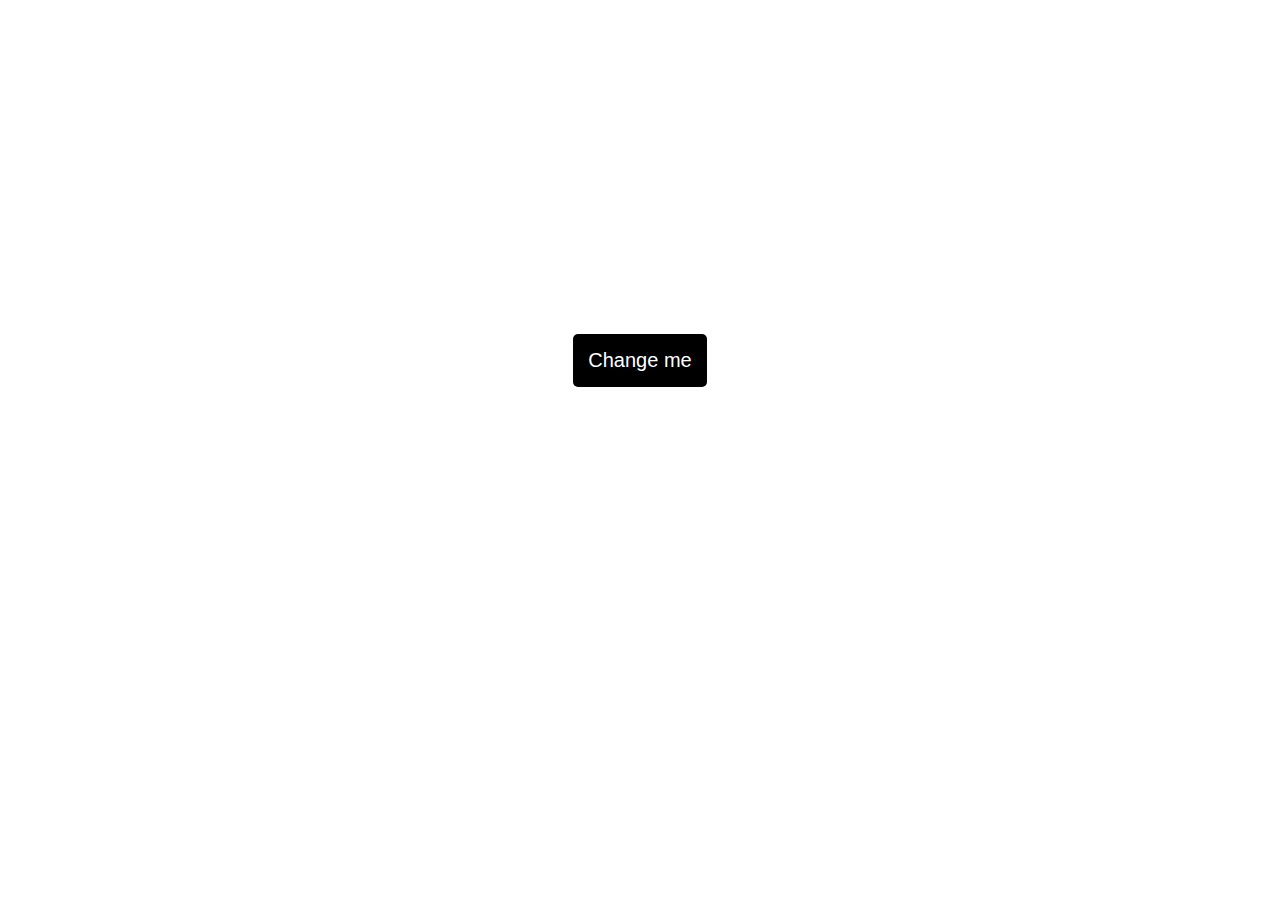
<file: 03. Random Background/index.html>
<!DOCTYPE html>
<html lang="en">
  <head>
    <meta charset="UTF-8" />
    <meta name="viewport" content="width=device-width, initial-scale=1.0" />
    <link rel="stylesheet" href="style.css" />
    <title>Random-background</title>
  </head>
  <body id="body">
    <button class="btn" id="btn">Change me</button>

    <script src="script.js"></script>
  </body>
</html>
</file>
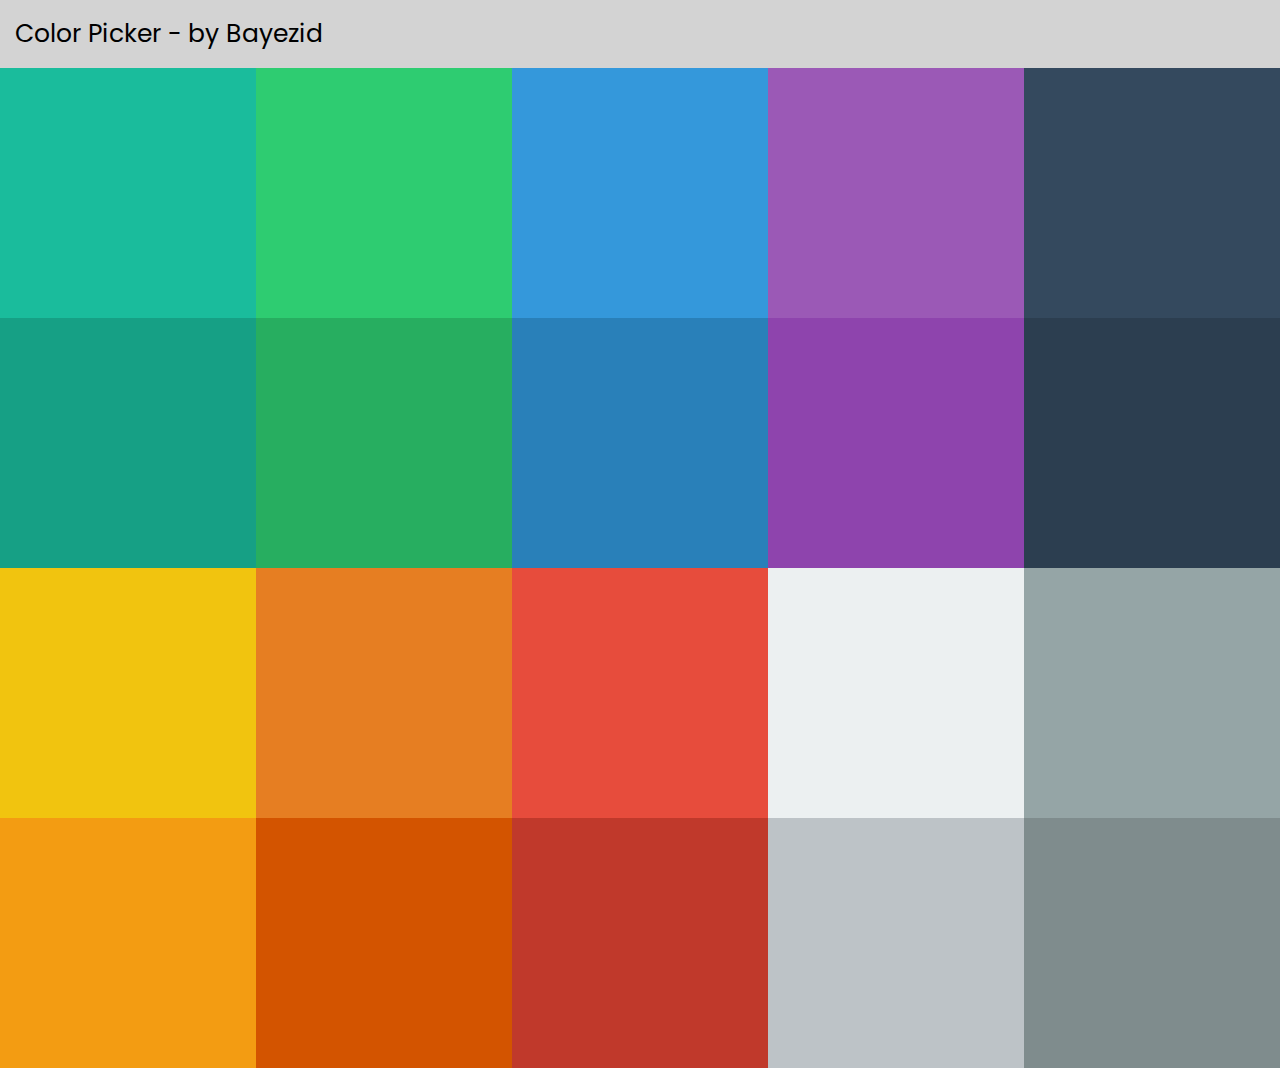
<file: 04. Color Picker/index.html>
<!DOCTYPE html>
<html lang="en">
  <head>
    <meta charset="UTF-8" />
    <meta name="viewport" content="width=device-width, initial-scale=1.0" />
    <link rel="stylesheet" href="style.css" />
    <title>Color Picker</title>
  </head>
  <body>
    <nav>Color Picker - by Bayezid</nav>
    <div class="container">
      <div class="row1">
        <div class="block"  style="background: #1abc9c"></div>
        <div class="block"  style="background: #2ecc71"></div>
        <div class="block"  style="background: #3498db"></div>
        <div class="block"  style="background: #9b59b6"></div>
        <div class="block"  style="background: #34495e"></div>
      </div>
   <div class="row2">
    <div class="block"  style="background: #16a085"></div>
    <div class="block"  style="background: #27ae60"></div>
    <div class="block"  style="background: #2980b9"></div>
    <div class="block"  style="background: #8e44ad"></div>
    <div class="block"  style="background: #2c3e50"></div>
   </div>
     <div class="row3">
      <div class="block"  style="background: #f1c40f"></div>
      <div class="block"  style="background: #e67e22"></div>
      <div class="block"  style="background: #e74c3c"></div>
      <div class="block"  style="background: #ecf0f1"></div>
      <div class="block"  style="background: #95a5a6"></div>
    </div>   
      <div class="row4">
      <div class="block"  style="background: #f39c12"></div>
      <div class="block"  style="background: #d35400"></div>
      <div class="block"  style="background: #c0392b"></div>
      <div class="block"  style="background: #bdc3c7"></div>
      <div class="block"  style="background: #7f8c8d"></div>
    </div>
     </div>
    <script src="script.js"></script>
  </body>
  </body>
</html>
</file>
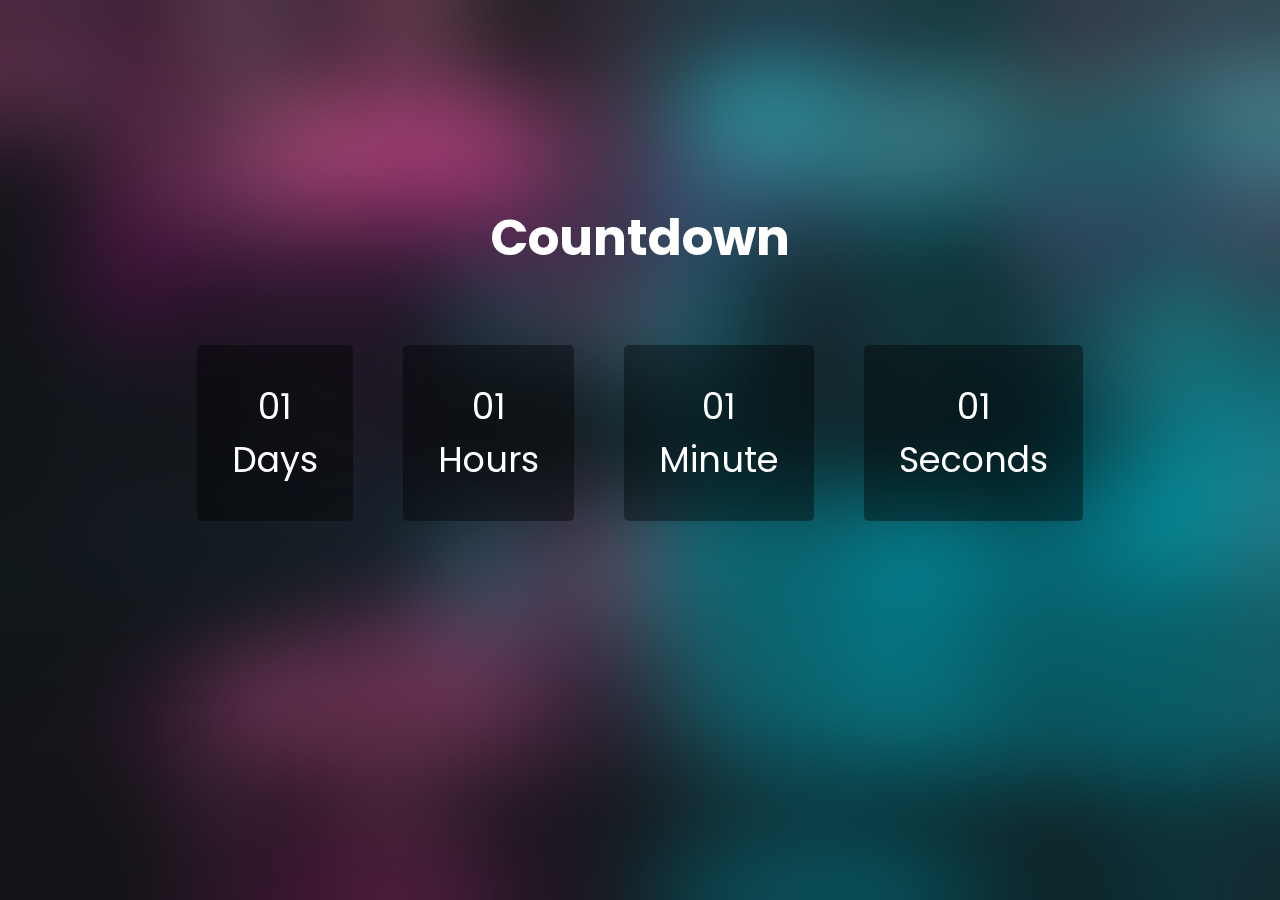
<file: 05. Countdown Timer/index.html>
<!DOCTYPE html>
<html lang="en">
  <head>
    <meta charset="UTF-8" />
    <meta name="viewport" content="width=device-width, initial-scale=1.0" />
    <link rel="stylesheet" href="style.css" />
    <title>Countdown</title>
  </head>
  <body>
    <h1>Countdown</h1>
    <div class="container">
      <div class="days">
        <span id="days">01</span>
        <span>Days</span>
      </div>

      <div class="hours">
        <span id="hours">01</span>
        <span>Hours</span>
      </div>

      <div class="minute">
        <span id="minute">01</span>
        <span>Minute</span>
      </div>
      <div class="seconds">
        <span id="seconds">01</span>
        <span>Seconds</span>
      </div>
    </div>

    <script src="script.js"></script>
  </body>
</html>
</file>
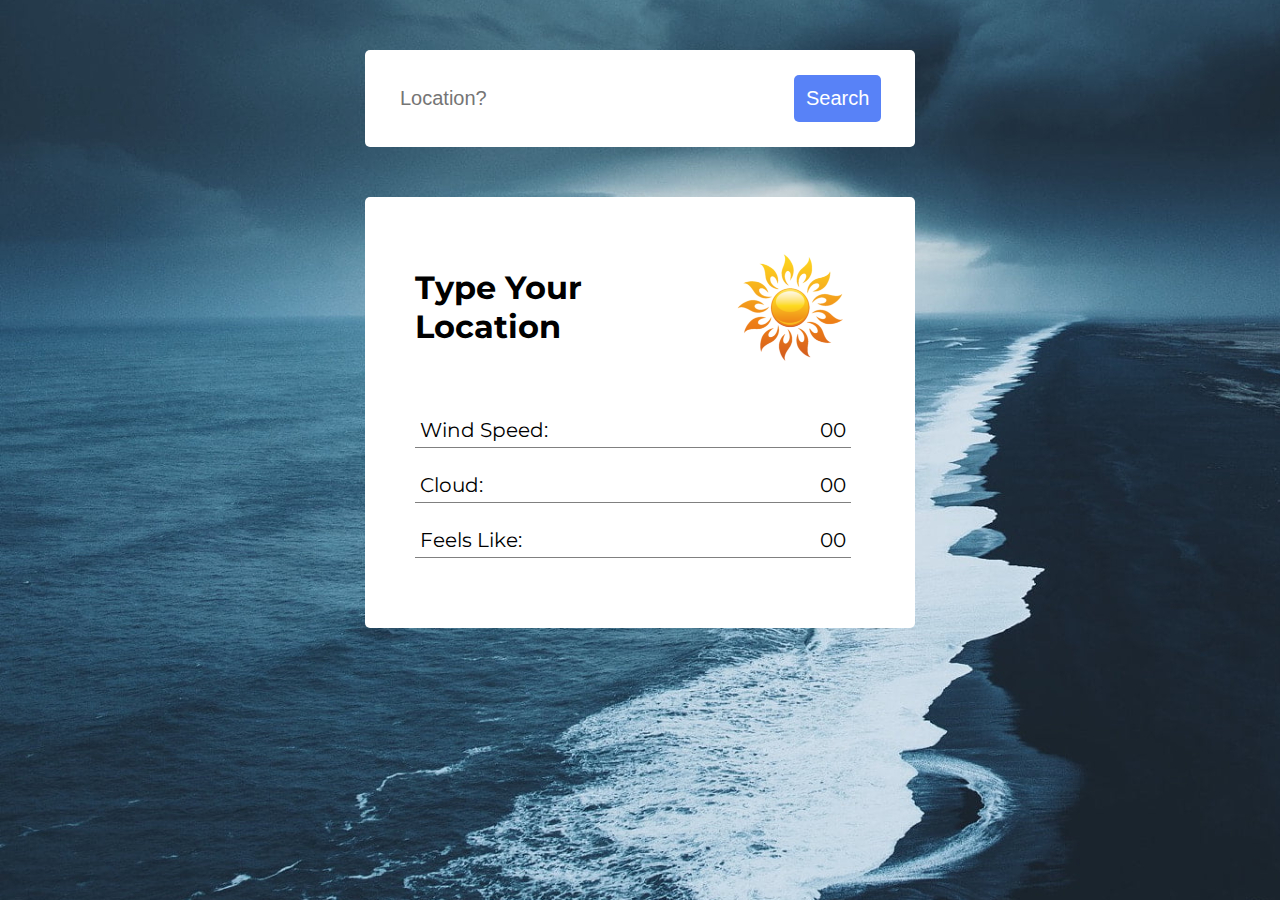
<file: 06. Weather App/index.html>
<!DOCTYPE html>
<html lang="en">
  <head>
    <meta charset="UTF-8" />
    <meta name="viewport" content="width=device-width, initial-scale=1.0" />
    <link rel="stylesheet" href="style.css" />
    <link rel="shortcut icon" href="./img/favicon.png" type="image/x-icon" />
    <title>Weather Of Your Location</title>
  </head>
  <body>
    <div class="container">
      <div class="search">
        <form id="form">
          <input id="input" type="search" placeholder="Location?" />
          <button type="submit">Search</button>
        </form>
      </div>
      <div class="status_container">
        <div class="hightlight">
          <div class="sub">
            <h1 id="temp">Type Your Location</h1>
            <p id="ifo"></p>
          </div>
          <img
            id="hightlight_img"
            class="hightli_img"
            src="img/sun.png"
            alt=""
          />
        </div>
        <div class="info_container">
          <div class="title">
            <p>Wind Speed:</p>
            <p>Cloud:</p>
            <p>Feels Like:</p>
          </div>
          <div class="status">
            <p id="windspeed">00</p>
            <p id="cloud">00</p>
            <p id="feel">00</p>
          </div>
        </div>
      </div>
    </div>

    <script src="script.js"></script>
  </body>
</html>
</file>
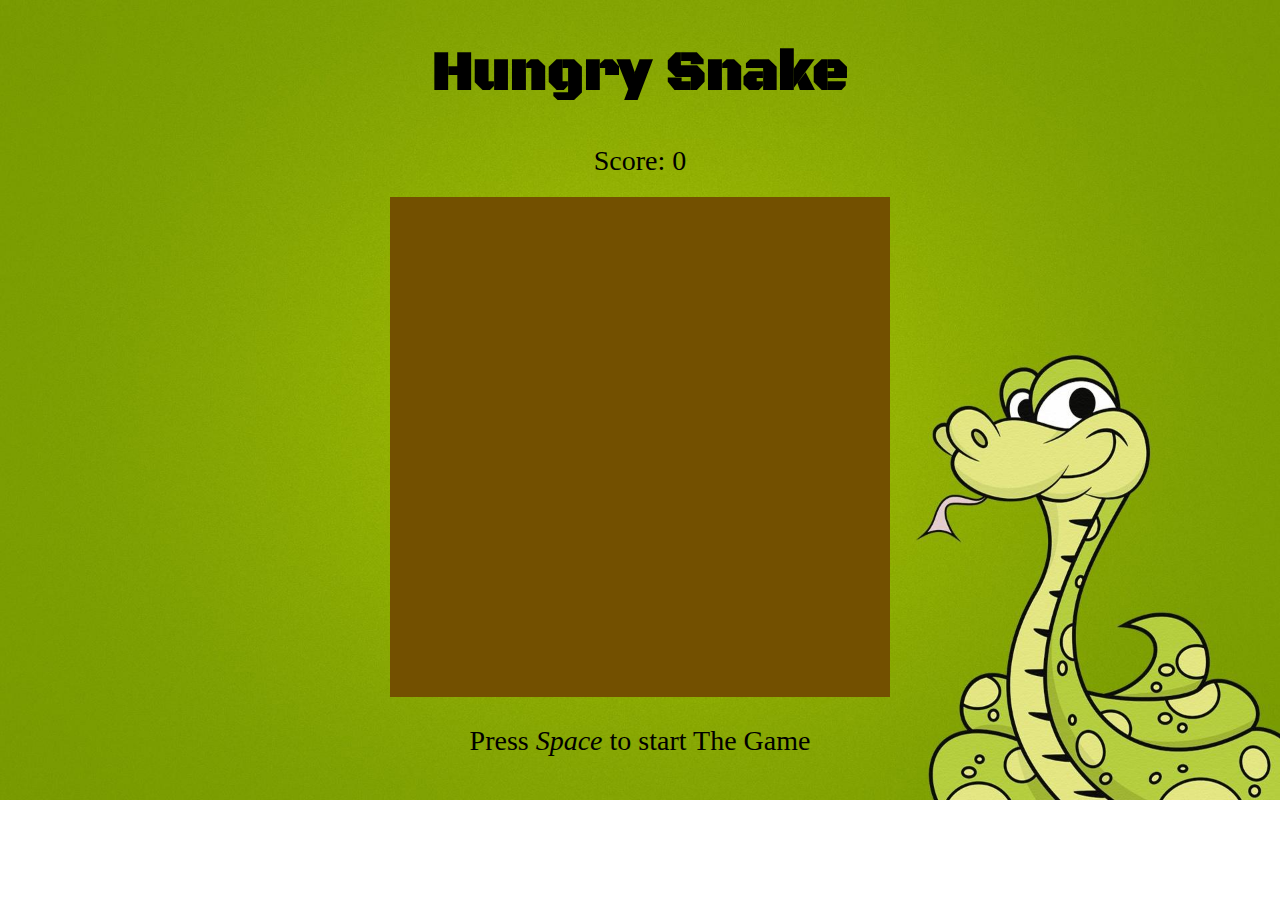
<file: 07. Snake Game/index.html>
<!DOCTYPE html>
<html lang="en">
  <head>
    <meta charset="UTF-8" />
    <meta name="viewport" content="width=device-width, initial-scale=1.0" />
    <link rel="stylesheet" href="style.css" />
    <title>Snake Game</title>
  </head>
  <body>
    <h1>Hungry Snake</h1>
    <p>
      Score: <span id="actual-score">0</span>
      <canvas id="myCanvas" width="500" height="500"></canvas>
    </p>

    <p id="msg">Press <em>Space</em> to start The Game</p>
    <script src="script.js"></script>
  </body>
</html>
</file>
<file: 03. Random Background/style.css>
body {
  margin: 0;
  padding: 0;
  height: 80vh;
  display: flex;
  justify-content: center;
  align-items: center;
}
.btn {
  padding: 15px;
  font-size: 20px;
  cursor: pointer;
  border: none;
  background: black;
  color: white;
  border-radius: 5px;
}
</file>
<file: 04. Color Picker/style.css>
@import url("https://fonts.googleapis.com/css2?family=Poppins:ital,wght@0,300;0,400;0,700;0,900;1,500&display=swap");
:root {
  --font: "Poppins", sans-serif;
}

body {
  margin: 0;
  padding: 0;
  box-sizing: border-box;
}

nav {
  font-family: var(--font);
  font-size: 25px;
  padding: 15px;
  background: lightgray;
}
.container {
  height: 100vh;
}
.block {
  width: 400px;
  height: 250px;
  cursor: pointer;
}
.block:hover {
  background: red;
}
.row1 {
  display: flex;
}
.row2 {
  display: flex;
}
.row3 {
  display: flex;
}
.row4 {
  display: flex;
}
.hover_button {
  background: none;
  border: 1px solid white;
  font-size: 20px;
  color: white;
  position: relative;
  left: 30%;
  top: 40%;
  padding: 10px 15px;
  border-radius: 5px;
}
</file>
<file: 05. Countdown Timer/style.css>
@import url("https://fonts.googleapis.com/css2?family=Poppins:ital,wght@0,300;0,400;0,700;0,900;1,500&display=swap");
:root {
  --font-family: Poppins, "sans-serif";
}
body {
  margin: 0;
  padding: 0;
  box-sizing: border-box;
  font-family: var(--font-family);
  display: flex;
  flex-direction: column;
  align-items: center;
  background-image: url("./bg.jpg");
  color: white;
  height: 100vh;
  backdrop-filter: blur(50px);
}
h1 {
  font-weight: 700;
  font-size: 50px;
  text-align: center;
  margin-top: 200px;
}
.container {
  display: flex;
  margin-top: 10px;
}
.container > div {
  display: flex;
  flex-direction: column;
  margin: 25px 25px;
  text-align: center;
  font-size: 35px;
  background: rgba(000, 000, 000, 0.4);
  padding: 35px;
  border-radius: 5px;
  cursor: not-allowed;
}
</file>
<file: 06. Weather App/style.css>
@import url("https://fonts.googleapis.com/css2?family=Montserrat:wght@300;400;700&display=swap");
body {
  margin: 0;
  padding: 0;
  font-family: Montserrat;
  background: url("./img/bg.jpg");
  display: flex;
  justify-content: center;
  box-sizing: border-box;
  background-repeat: no-repeat;
}
.search {
  width: 500px;
  background: white;
  padding: 25px;
  margin-top: 50px;
  border-radius: 5px;
}
.search > form > input {
  width: 400px;
  font-size: 20px;
  padding: 10px;
  border: none;
}
.search > form > input:focus {
  outline: none;
}
.search > form > button {
  font-size: 20px;
  padding: 12px;
  background: rgba(18, 78, 243, 0.706);
  color: white;
  border: none;
  cursor: pointer;
  border-radius: 5px;
}
.status_container {
  background: white;
  padding: 50px;
  margin-top: 50px;
  border-radius: 5px;
}
.hightlight {
  display: flex;
  justify-content: center;
}
.hightlight > img {
  flex: 1;
}
.hightlight > div {
  flex: 2;
}
.info_container {
  margin-top: 25px;
  display: flex;
}
.title {
  font-size: 20px;
  font-weight: 400;
  width: 400px;
}
.title > p {
  padding: 5px;
  border-bottom: 1px solid gray;
}
.status {
  font-size: 20px;
  font-weight: 400;
}
.status > p {
  padding: 5px;
  border-bottom: 1px solid gray;
}
.hightli_img {
  width: 100px;
}
</file>
<file: 07. Snake Game/style.css>
@import url("https://fonts.googleapis.com/css2?family=Black+Ops+One&display=swap");

body {
  margin: 0;
  padding: 0;
  box-sizing: border-box;
  background-image: url("./img/bg.jpg");
  background-size: cover;
  background-repeat: no-repeat;
}

h1 {
  font-family: "Black Ops One", cursive;
  font-size: 56px;
  text-align: center;
}

p {
  font-size: 28px;
  text-align: center;
}

canvas {
  background: #735000;
  display: block;
  margin: 20px auto;
  margin-top: 20px;
}
</file>
